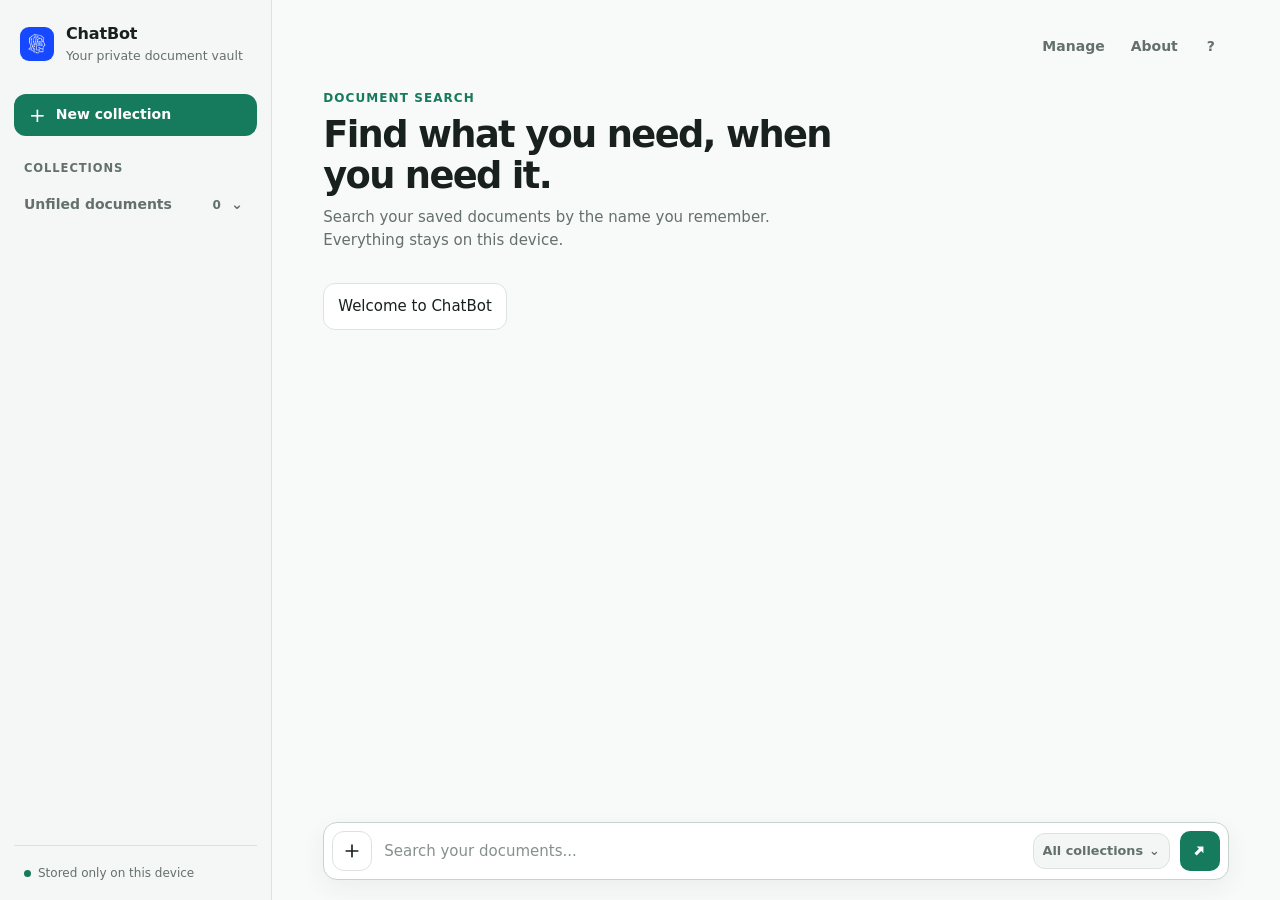
<file: index.html>
<!DOCTYPE html>
<html lang="en">
<head>
<meta charset="UTF-8">
<meta name="viewport" content="width=device-width, initial-scale=1.0">
<title>ChatBot — Private document vault</title>
<link rel="stylesheet" href="styles.css">
<link rel="icon" href="icons/favicon.ico" type="image/ico">
<link rel="manifest" href="manifest.json" />
<script src="js/pdf.min.js"></script>
<script>
  pdfjsLib.GlobalWorkerOptions.workerSrc = "js/pdf.worker.min.js";
</script>

</head>
<body>
<div class="app-shell">
  <aside class="collection-sidebar" id="collectionSidebar" aria-label="Document collections">
    <div class="sidebar-header">
      <div class="brand"><img class="brand-logo" src="icons/Bot.png" alt="ChatBot logo"><div class="brand-copy"><h1>ChatBot</h1><p>Your private document vault</p></div></div>
      <button id="closeSidebarBtn" class="sidebar-close" type="button" aria-label="Close collections">×</button>
    </div>
    <button id="newCollectionBtn" class="new-collection-btn" type="button"><span aria-hidden="true">+</span> New collection</button>
    <div class="sidebar-label">Collections</div>
    <div class="collection-list" id="collectionList"></div>
    <div class="sidebar-footer"><span class="privacy-dot" aria-hidden="true"></span> Stored only on this device</div>
  </aside>
  <main class="vault-container">
  <header class="app-header">
    <div class="header-start"><button id="sidebarToggle" class="sidebar-toggle" type="button" aria-label="Open collections"><span></span><span></span><span></span></button><div class="mobile-brand">ChatBot</div></div>
    <nav class="vault-toolbar" aria-label="Application actions">
      <button id="editDocsBtn" type="button" title="Manage your documents">Manage</button>
      <button id="aboutBtn" type="button">About</button>
      <button id="helpBtn" type="button" aria-label="Open user guide" title="User guide">?</button>
    </nav>
  </header>
  <section class="search-intro" aria-labelledby="search-heading">
    <p class="eyebrow">Document search</p>
    <h2 id="search-heading">Find what you need, when you need it.</h2>
    <p>Search your saved documents by the name you remember. Everything stays on this device.</p>
  </section>
  <div class="chatbox" id="chatbox">
    <div class="typing-indicator" id="typingIndicator">
      <span></span><span></span><span></span>
    </div>
  </div>
  <div class="composer-wrap"><div class="input-area" role="search">
    <button id="addDocBtn" type="button" title="Add a document" aria-label="Add a document">
      <svg xmlns="http://www.w3.org/2000/svg" viewBox="0 0 24 24" width="22" height="22">
        <path d="M12 5v14m-7-7h14" stroke="#ffffff" stroke-width="2" stroke-linecap="round" stroke-linejoin="round"/>
      </svg>
    </button>
    <input type="text" id="userInput" aria-label="Search your documents" placeholder="Search your documents..." autocomplete="off">
    <div class="collection-filter"><button id="collectionFilterBtn" class="filter-btn" type="button" aria-haspopup="dialog" aria-expanded="false"><span id="filterLabel">All collections</span><span aria-hidden="true">⌄</span></button><div id="collectionFilterMenu" class="filter-menu" hidden></div></div>
    <button id="sendBtn" type="button" title="Search" aria-label="Search">
      <svg xmlns="http://www.w3.org/2000/svg" viewBox="0 0 24 24">
        <path d="M12 5L6 11H10V19H14V11H18L12 5Z" fill="#141414"/>
      </svg>
    </button>
  </div>
  </div></div>
  <input type="file" id="importFile" accept="application/json" style="display:none;">
  </main>
</div>

<!-- ADD DOCUMENT POPUP -->
<div class="popup" id="popup">
  <div class="popup-content">
    <h2 id="popupTitle">Add Document</h2>
    <input type="text" id="docName" placeholder="Document Name">
    <input type="text" id="docValue" placeholder="Document Number / Value">
    <label for="docCollection">Collection</label>
    <select id="docCollection" aria-label="Document collection"></select>
    <label for="docFile">Attach File (optional):</label>
    <input type="file" id="docFile" accept=".pdf,.png,.jpg,.jpeg,.gif,.txt,.doc,.docx,.zip" />
    <label id="removeFileOption" class="remove-file-option" hidden><input type="checkbox" id="removeExistingFile"> Remove attached file</label>
    <textarea id="docInfo" placeholder="Additional Information (optional)"></textarea>
    <div class="popup-actions">
      <button id="saveDocBtn" type="button">Save</button>
      <button id="cancelBtn" type="button">Cancel</button>
    </div>
  </div>
</div>

<div class="popup" id="collectionPopup">
  <div class="popup-content collection-popup-content">
    <h2>Create collection</h2>
    <p class="modal-description">Keep related documents together, such as personal records or family documents.</p>
    <label for="collectionName">Collection name</label>
    <input id="collectionName" type="text" maxlength="50" placeholder="e.g. Father's documents" autocomplete="off">
    <div class="popup-actions"><button id="saveCollectionBtn" type="button">Create collection</button><button id="cancelCollectionBtn" type="button">Cancel</button></div>
  </div>
</div>

<!-- EDIT DOCUMENT POPUP -->
<div class="popup" id="editPopup">
  <div class="popup-content" style="max-height: 420px; overflow-y: auto;">
    <h2>Edit Documents</h2>
    <div id="editDocsList" class="edit-doc-list"></div>
  </div>
  <div class="edit-actions">
    <button id="exportBtn">Export</button>
    <button id="importBtn">Import</button>
    <button id="clearBtn">Delete all</button>
    <button id="closeEditPopup">Close</button>
  </div>
</div>

<!-- ABOUT POPUP -->
<div id="aboutPopup" class="about-popup">
  <div class="about-box">
    <button id="closeAbout" class="about-close-btn">✕</button>
    <h2 class="about-title">ChatBot</h2>

    <img src="icons/192.png" class="about-logo">

    <p class="about-desc">A secure offline chatbot vault that stores your personal documents, notes, and files locally, no internet or servers required. <b>made to keep your data truly <i>yours</i>.</b></p>

    <div class="about-links-row">
      <a href="https://github.com/WorkofAditya/ChatBot" target="_blank">GitHub</a>
      <a href="https://codepen.io/WorkofAditya/pen/azNBRWr" target="_blank">CodePen</a>
      <a href="#" id="openChangelogBtn">Changelog</a>
    </div>

    <p class="about-dev">Developed by <b>Adityasinh Sodha</b></p>
        <p class="about-version">Version: <b>v2.0.1</b><br><tr>
        App version: <b id="appVersion">Loading...</b></tr>
        </p>
  </div>
</div>

<div id="changelogPopup" class="about-popup">
  <div class="about-box changelog-box-inner">
    <h2 class="about-title">Changelog</h2>
    <div id="changelogBody"></div>
    <div class="popup-actions">
      <button id="refreshChangelogBtn">Refresh</button>
      <button id="closeChangelogBtn">Close</button>
    </div>
  </div>
</div>

<div id="imgModal">
  <img id="imgModalContent">
</div>

<div id="pdfModal">
  <iframe id="pdfModalViewer"></iframe>
</div>

<div id="importLoader" style="display:none;">
  <div id="importBar"></div>
  <span id="importText">Importing 0%</span>
</div>

<div class="about-popup" id="helpPopup">
  <div class="about-box">
    <button class="about-close-btn" id="closeHelp">×</button>
    <h2 class="about-title">User Guide</h2>
    <div id="helpBody" class="changelog-box-inner"></div>
  </div>
</div>

<!-- UPDATE POPUP -->
<div id="updatePopup" class="popup">
  <div class="popup-content">
    <h2>Update Available</h2>
    <p>A new version of ChatBot is ready. Install the update to get new features and improvements.</p>
    <div class="popup-actions">
      <button id="refreshAppBtn">Update Now</button>
      <button id="dismissUpdateBtn">Later</button>
    </div>
  </div>
</div>

<script src="js/app.js"></script>
</body>
</html>
</file>
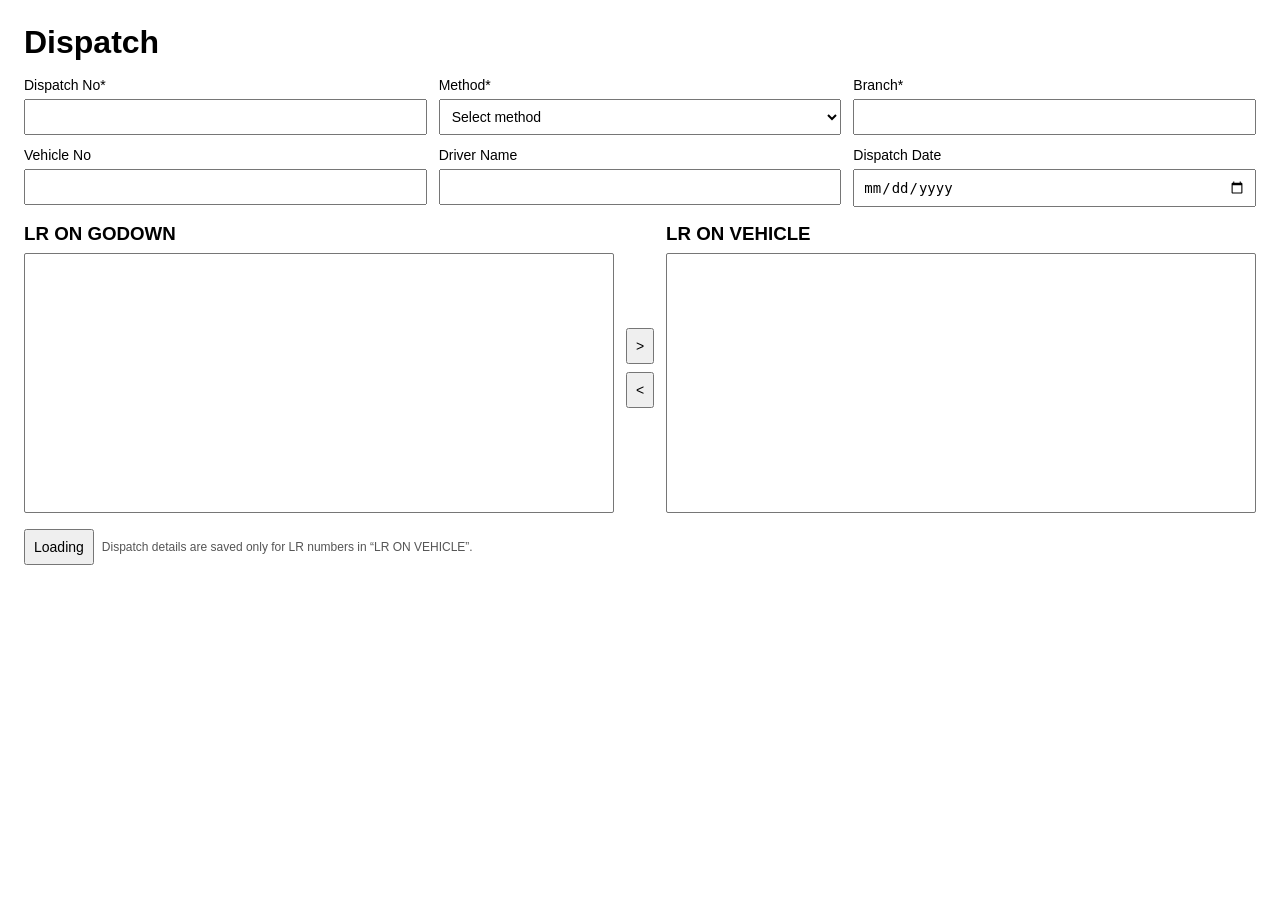
<file: Dispatch.html>
<!doctype html>
<html lang="en">
<head>
  <meta charset="UTF-8" />
  <meta name="viewport" content="width=device-width, initial-scale=1.0" />
  <title>Dispatch</title>
  <style>
    body { font-family: Arial, sans-serif; margin: 24px; }
    h1 { margin-bottom: 16px; }
    .grid { display: grid; grid-template-columns: repeat(3, minmax(180px, 1fr)); gap: 12px; margin-bottom: 16px; }
    label { display: flex; flex-direction: column; font-size: 14px; gap: 6px; }
    input, select, button { padding: 8px; font-size: 14px; }
    .lists-wrap { display: grid; grid-template-columns: 1fr auto 1fr; gap: 12px; align-items: center; }
    .list-block { display: flex; flex-direction: column; gap: 8px; }
    .list-block h3 { margin: 0; }
    .list-box { min-height: 260px; }
    .actions { display: flex; flex-direction: column; gap: 8px; }
    .footer { margin-top: 16px; display: flex; gap: 8px; align-items: center; }
    .note { color: #555; font-size: 12px; }
  </style>
</head>
<body>
  <h1>Dispatch</h1>

  <form id="dispatchForm">
    <div class="grid">
      <label>
        Dispatch No*
        <input id="dispatchNo" name="dispatchNo" required />
      </label>
      <label>
        Method*
        <select id="dispatchMethod" name="dispatchMethod" required>
          <option value="">Select method</option>
          <option value="Road">Road</option>
          <option value="Rail">Rail</option>
          <option value="Air">Air</option>
        </select>
      </label>
      <label>
        Branch*
        <input id="branch" name="branch" required />
      </label>
      <label>
        Vehicle No
        <input id="vehicleNo" name="vehicleNo" />
      </label>
      <label>
        Driver Name
        <input id="driverName" name="driverName" />
      </label>
      <label>
        Dispatch Date
        <input type="date" id="dispatchDate" name="dispatchDate" />
      </label>
    </div>

    <div class="lists-wrap">
      <div class="list-block">
        <h3>LR ON GODOWN</h3>
        <select id="lrOnGodown" class="list-box" multiple></select>
      </div>

      <div class="actions">
        <button type="button" id="moveToVehicle" aria-label="Move selected to vehicle">&gt;</button>
        <button type="button" id="moveToGodown" aria-label="Move selected to godown">&lt;</button>
      </div>

      <div class="list-block">
        <h3>LR ON VEHICLE</h3>
        <select id="lrOnVehicle" class="list-box" multiple></select>
      </div>
    </div>

    <div class="footer">
      <button type="submit" id="loadingBtn">Loading</button>
      <span class="note">Dispatch details are saved only for LR numbers in “LR ON VEHICLE”.</span>
    </div>
  </form>

  <script src="Dispatch.js"></script>
</body>
</html>
</file>
<file: styles.css>
:root {
  --canvas: #f8faf9;
  --surface: #ffffff;
  --surface-muted: #f3f6f4;
  --text: #18211e;
  --text-muted: #64706b;
  --line: #dce3df;
  --line-strong: #c8d3cd;
  --accent: #167a5c;
  --accent-hover: #106249;
  --accent-soft: #e7f3ee;
  --danger: #b42318;
  --radius: 12px;
  --shadow: 0 18px 45px rgba(29, 48, 39, .09);
}

* { box-sizing: border-box; }

body {
  min-width: 320px;
  min-height: 100vh;
  margin: 0;
  background: var(--canvas);
  color: var(--text);
  font-family: Inter, ui-sans-serif, system-ui, -apple-system, BlinkMacSystemFont, "Segoe UI", sans-serif;
  font-size: 15px;
  line-height: 1.5;
  overflow: hidden;
}

button, input, textarea { font: inherit; }
button { cursor: pointer; }
button, a, input, textarea { -webkit-tap-highlight-color: transparent; }

.vault-container {
  min-width: 0;
  height: 100vh;
  padding: 28px clamp(20px, 4vw, 56px) 20px;
  display: grid;
  grid-template-rows: auto auto minmax(0, 1fr) auto;
  gap: 24px;
}
.vault-container.intro-dismissed { grid-template-rows: auto minmax(0, 1fr) auto; }

.app-shell { display: grid; grid-template-columns: 272px minmax(0, 1fr); height: 100vh; }
.collection-sidebar { display: flex; flex-direction: column; min-height: 0; padding: 22px 14px 16px; border-right: 1px solid var(--line); background: #f4f7f5; }
.sidebar-header { display: flex; align-items: center; justify-content: space-between; margin-bottom: 28px; padding: 0 6px; }.brand-logo { width: 34px; height: 34px; border-radius: 9px; object-fit: cover; }.sidebar-close, .sidebar-toggle, .mobile-brand { display: none; }
.new-collection-btn { display: flex; align-items: center; justify-content: flex-start; gap: 10px; width: 100%; min-height: 42px; margin-bottom: 24px; background: var(--accent); }.new-collection-btn span { font-size: 1.25rem; font-weight: 400; line-height: 0; }.sidebar-label { padding: 0 10px 8px; color: var(--text-muted); font-size: .72rem; font-weight: 750; letter-spacing: .08em; text-transform: uppercase; }
.collection-list { overflow-y: auto; display: flex; flex-direction: column; gap: 3px; }.collection-item { display: grid; grid-template-columns: minmax(0, 1fr) auto; align-items: center; gap: 4px; border-radius: 9px; }.collection-select { overflow: hidden; display: flex; align-items: center; gap: 10px; min-width: 0; min-height: 40px; padding: 8px 10px; border: 0; border-radius: 9px; background: transparent; color: var(--text-muted); text-align: left; font-weight: 550; }.collection-select:hover, .collection-item.is-selected .collection-select { background: var(--surface); color: var(--text); }.collection-item.is-selected .collection-select { color: var(--accent-hover); box-shadow: 0 1px 2px rgba(29,48,39,.05); }.collection-name { overflow: hidden; flex: 1; text-overflow: ellipsis; white-space: nowrap; }.collection-count { color: var(--text-muted); font-size: .75rem; }.collection-chevron { color: var(--text-muted); font-size: .9rem; transition: transform .2s ease; }.collection-item.is-expanded .collection-chevron { transform: rotate(180deg); }.collection-delete { display: grid; width: 30px; height: 30px; min-height: 30px; place-items: center; padding: 0; border: 0; border-radius: 7px; background: transparent; color: #88918d; opacity: 0; }.collection-item:hover .collection-delete, .collection-delete:focus-visible { opacity: 1; }.collection-delete:hover { background: #fcefed; color: var(--danger); }.collection-documents { grid-column: 1 / -1; display: flex; flex-direction: column; gap: 2px; margin: -1px 0 7px 10px; padding-left: 9px; border-left: 1px solid var(--line-strong); }.collection-document-row { position: relative; display: flex; align-items: center; gap: 2px; }.collection-document { display: flex; align-items: center; gap: 8px; flex: 1; min-width: 0; min-height: 35px; padding: 5px 7px; overflow: hidden; border: 0; border-radius: 7px; background: transparent; color: var(--text-muted); font-size: .8rem; font-weight: 550; text-align: left; }.collection-document:hover { background: var(--surface); color: var(--text); }.collection-document img, .document-placeholder { flex: 0 0 23px; width: 23px; height: 23px; border-radius: 5px; object-fit: cover; background: var(--accent-soft); color: var(--accent-hover); text-align: center; line-height: 23px; }.collection-document span:last-child { overflow: hidden; text-overflow: ellipsis; white-space: nowrap; }.document-menu-toggle { width: 28px; height: 28px; min-height: 28px; padding: 0; border: 0; border-radius: 6px; background: transparent; color: var(--text-muted); font-size: 1.1rem; line-height: 1; }.document-menu-toggle:hover { background: var(--surface); color: var(--text); }.document-menu { position: absolute; z-index: 5; top: 31px; right: 0; display: grid; min-width: 104px; padding: 4px; border: 1px solid var(--line); border-radius: 8px; background: var(--surface); box-shadow: 0 8px 20px rgba(29,48,39,.14); }.document-menu button { min-height: 31px; padding: 5px 8px; border: 0; border-radius: 5px; background: transparent; color: var(--text); font-size: .78rem; text-align: left; }.document-menu button:hover { background: var(--surface-muted); }.document-menu button:last-child { color: var(--danger); }.collection-empty { margin: 5px 7px; color: var(--text-muted); font-size: .76rem; }.sidebar-footer { display: flex; align-items: center; gap: 7px; margin-top: auto; padding: 18px 10px 2px; border-top: 1px solid var(--line); color: var(--text-muted); font-size: .75rem; }.privacy-dot { width: 7px; height: 7px; border-radius: 50%; background: var(--accent); }

.app-header { display: flex; align-items: center; justify-content: space-between; gap: 24px; }
.header-start { display: flex; align-items: center; }
.brand { display: flex; align-items: center; gap: 12px; min-width: 0; }
.brand-mark { display: grid; width: 40px; height: 40px; place-items: center; border-radius: var(--radius); background: var(--accent); color: #fff; box-shadow: 0 5px 12px rgba(22, 122, 92, .2); }
.brand-mark svg { width: 21px; height: 21px; }
.brand-copy h1 { margin: 0; font-size: 1rem; font-weight: 700; letter-spacing: -.01em; }
.brand-copy p { margin: 1px 0 0; color: var(--text-muted); font-size: .78rem; }

.vault-toolbar { display: flex; align-items: center; gap: 4px; }
button {
  min-height: 40px;
  border: 1px solid transparent;
  border-radius: var(--radius);
  padding: 9px 14px;
  background: var(--accent);
  color: #fff;
  font-size: .875rem;
  font-weight: 650;
  transition: background-color .2s ease, border-color .2s ease, color .2s ease, transform .2s ease, box-shadow .2s ease;
}
button:hover { background: var(--accent-hover); }
button:active { transform: translateY(1px); }
button:focus-visible, a:focus-visible, input:focus-visible, textarea:focus-visible { outline: 3px solid rgba(22, 122, 92, .28); outline-offset: 2px; }
.vault-toolbar button, #helpBtn, .about-close-btn { min-height: 36px; background: transparent; color: var(--text-muted); border-color: transparent; padding: 7px 10px; }
.vault-toolbar button:hover, #helpBtn:hover, .about-close-btn:hover { background: var(--surface-muted); color: var(--text); }
#helpBtn { width: 36px; padding: 0; border-radius: 50%; font-weight: 700; }

.search-intro { max-width: 580px; align-self: end; transition: opacity .2s ease, transform .2s ease; }.search-intro.is-dismissed { display: none; }
.eyebrow { margin: 0 0 7px; color: var(--accent); font-size: .75rem; font-weight: 750; letter-spacing: .09em; text-transform: uppercase; }
.search-intro h2 { margin: 0; font-size: clamp(1.65rem, 3.5vw, 2.3rem); font-weight: 700; letter-spacing: -.045em; line-height: 1.12; }
.search-intro p:last-child { max-width: 490px; margin: 10px 0 0; color: var(--text-muted); }

.chatbox { min-height: 0; padding: 8px 0; overflow-y: auto; display: flex; flex-direction: column; gap: 12px; scrollbar-color: var(--line-strong) transparent; }
.chatbox::-webkit-scrollbar, .about-box::-webkit-scrollbar, #changelogBody::-webkit-scrollbar { width: 6px; }
.chatbox::-webkit-scrollbar-thumb, .about-box::-webkit-scrollbar-thumb, #changelogBody::-webkit-scrollbar-thumb { background: var(--line-strong); border-radius: 8px; }
.user-message, .bot-message { max-width: min(85%, 580px); padding: 11px 14px; border: 1px solid var(--line); border-radius: var(--radius); animation: message-in .2s ease-out; word-break: break-word; }
.bot-message { align-self: flex-start; background: var(--surface); color: var(--text); }
.user-message { align-self: flex-end; border-color: var(--accent); background: var(--accent); color: #fff; }
@keyframes message-in { from { opacity: 0; transform: translateY(4px); } to { opacity: 1; transform: translateY(0); } }
.typing { display: flex; align-items: center; gap: 4px; width: max-content; padding: 12px 14px; border: 1px solid var(--line); border-radius: var(--radius); background: var(--surface); }
.typing span { width: 6px; height: 6px; border-radius: 50%; background: var(--accent); animation: blink 1.2s infinite ease-in-out; }
.typing span:nth-child(2) { animation-delay: .15s; }.typing span:nth-child(3) { animation-delay: .3s; }
@keyframes blink { 0%,80%,100% { opacity: .25; transform: scale(.8); } 40% { opacity: 1; transform: scale(1); } }
.typing-indicator { display: none; }

.composer-wrap { position: sticky; bottom: 0; padding-top: 4px; background: var(--canvas); }.input-area { display: grid; grid-template-columns: auto minmax(0, 1fr) auto auto; align-items: center; gap: 10px; padding: 8px; border: 1px solid var(--line-strong); border-radius: calc(var(--radius) + 2px); background: var(--surface); box-shadow: 0 8px 24px rgba(29, 48, 39, .06); }
.input-area:focus-within { border-color: var(--accent); box-shadow: 0 0 0 3px rgba(22, 122, 92, .13); }
#userInput { width: 100%; min-width: 0; border: 0; outline: 0; background: transparent; color: var(--text); padding: 9px 2px; }
#userInput::placeholder { color: #85918c; }
#addDocBtn { display: grid; width: 40px; height: 40px; min-height: 40px; place-items: center; padding: 0; border-color: var(--line); background: var(--surface); }
#addDocBtn svg { width: 20px; height: 20px; } #addDocBtn svg path { stroke: var(--text); }
#addDocBtn:hover { background: var(--accent-soft); border-color: #b8d8ca; }
#sendBtn { display: grid; width: 40px; height: 40px; min-height: 40px; place-items: center; padding: 0; border-radius: 10px; }
#sendBtn svg { width: 19px; height: 19px; transform: rotate(45deg); } #sendBtn svg path { fill: #fff; }
.collection-filter { position: relative; }.filter-btn { display: flex; align-items: center; gap: 6px; min-height: 36px; max-width: 180px; padding: 7px 9px; border-color: var(--line); background: var(--surface-muted); color: var(--text-muted); font-size: .8rem; }.filter-btn span:first-child { overflow: hidden; text-overflow: ellipsis; white-space: nowrap; }.filter-btn:hover { background: var(--accent-soft); color: var(--accent-hover); }.filter-menu { position: absolute; right: 0; bottom: calc(100% + 10px); z-index: 10; width: min(290px, calc(100vw - 32px)); padding: 8px; border: 1px solid var(--line); border-radius: var(--radius); background: var(--surface); box-shadow: var(--shadow); }.filter-option { display: flex; align-items: center; gap: 10px; padding: 9px; border-radius: 8px; color: var(--text); font-size: .86rem; cursor: pointer; }.filter-option:hover { background: var(--surface-muted); }.filter-option input { width: 16px; height: 16px; accent-color: var(--accent); }.filter-divider { height: 1px; margin: 5px 0; background: var(--line); }.filter-empty { padding: 9px; color: var(--text-muted); font-size: .85rem; }

.popup, .about-popup { position: fixed; inset: 0; z-index: 200; display: none; align-items: center; justify-content: center; padding: 20px; background: rgba(24, 33, 30, .42); backdrop-filter: blur(4px); }
.popup-content, .about-box { width: min(100%, 480px); max-height: calc(100vh - 40px); padding: 28px; overflow-y: auto; border: 1px solid var(--line); border-radius: var(--radius); background: var(--surface); box-shadow: var(--shadow); color: var(--text); }
.popup-content { display: flex; flex-direction: column; gap: 14px; }
.popup-content h2, .about-title { margin: 0; font-size: 1.2rem; letter-spacing: -.02em; }
.popup-content input, .popup-content textarea { width: 100%; border: 1px solid var(--line-strong); border-radius: 9px; outline: 0; padding: 10px 12px; background: var(--surface); color: var(--text); transition: border-color .2s ease, box-shadow .2s ease; }
.popup-content select { width: 100%; border: 1px solid var(--line-strong); border-radius: 9px; outline: 0; padding: 10px 12px; background: var(--surface); color: var(--text); }.modal-description { margin: -4px 0 0; color: var(--text-muted); font-size: .9rem; }
.popup-content textarea { min-height: 90px; resize: vertical; }.popup-content input:focus, .popup-content textarea:focus { border-color: var(--accent); box-shadow: 0 0 0 3px rgba(22, 122, 92, .12); }
.popup-content label { color: var(--text-muted); font-size: .875rem; font-weight: 600; }
.popup-content .remove-file-option { display: flex; align-items: center; gap: 8px; font-weight: 500; cursor: pointer; }.remove-file-option input { width: 16px; height: 16px; accent-color: var(--accent); }
.popup-actions { display: flex; flex-wrap: wrap; gap: 10px; margin-top: 6px; }.popup-actions button { flex: 1 1 110px; }
.popup-actions button:not(#saveDocBtn):not(#refreshAppBtn) { border-color: var(--line-strong); background: var(--surface); color: var(--text); }.popup-actions button:not(#saveDocBtn):not(#refreshAppBtn):hover { background: var(--surface-muted); }

#editPopup { flex-direction: column; }.edit-doc-list { display: flex; flex-direction: column; gap: 8px; }.edit-doc-item { display: flex; align-items: center; justify-content: space-between; gap: 12px; padding: 12px 0; border-bottom: 1px solid var(--line); }.edit-doc-item:last-child { border-bottom: 0; }.edit-doc-item span { display: flex; flex-direction: column; gap: 2px; }.edit-doc-item small { color: var(--text-muted); font-size: .76rem; }.edit-buttons, .edit-actions { display: flex; gap: 8px; }.edit-btn, .delete-btn { min-height: 34px; padding: 6px 10px; background: var(--surface-muted); color: var(--text); }.edit-btn:hover { background: var(--accent-soft); color: var(--accent-hover); }.delete-btn, #clearBtn { color: var(--danger); }.delete-btn:hover, #clearBtn:hover { background: #fef0ef; }.edit-actions { width: min(100%, 480px); flex-wrap: wrap; }.edit-actions button { flex: 1 1 90px; border-color: var(--line-strong); background: var(--surface); color: var(--text); }.edit-actions button:hover { background: var(--surface-muted); }

.about-box { position: relative; display: flex; flex-direction: column; gap: 16px; text-align: center; }.about-logo { width: 72px; height: 72px; margin: 0 auto; border-radius: var(--radius); }.about-desc, .about-version, .about-dev { margin: 0; color: var(--text-muted); }.about-links-row { display: flex; gap: 8px; }.about-links-row a { flex: 1; padding: 9px 8px; border: 1px solid var(--line); border-radius: 9px; color: var(--accent-hover); font-weight: 650; text-decoration: none; transition: background-color .2s ease, border-color .2s ease; }.about-links-row a:hover { border-color: #b8d8ca; background: var(--accent-soft); }.about-close-btn { position: absolute; top: 14px; right: 14px; }.changelog-box-inner { text-align: left; }.changelog-box-inner .about-title { text-align: center; } #changelogBody { max-height: 52vh; padding: 14px; overflow-y: auto; border: 1px solid var(--line); border-radius: 9px; background: var(--surface-muted); } #changelogBody h1, #changelogBody h2, #changelogBody h3 { color: var(--text); } #changelogBody a { color: var(--accent-hover); }

.toast { position: fixed; right: 20px; bottom: 20px; z-index: 9999; max-width: calc(100vw - 40px); padding: 11px 14px; border: 1px solid var(--line-strong); border-radius: var(--radius); background: var(--text); color: #fff; box-shadow: var(--shadow); opacity: 0; transform: translateY(8px); transition: opacity .2s ease, transform .2s ease; }.toast.show { opacity: 1; transform: translateY(0); }.toast.error { border-color: #e8a39c; }.toast.success { border-color: #8fc9af; }
.file-download-link { display: inline-flex; width: max-content; margin-top: 8px; padding: 7px 10px; border: 1px solid #b8d8ca; border-radius: 9px; background: var(--accent-soft); color: var(--accent-hover); font-size: .85rem; font-weight: 700; text-decoration: none; }.file-download-link:hover { background: #d8ecE3; }.chatbox img { max-width: 100%; border-radius: 9px; }
#imgModal, #pdfModal { position: fixed; inset: 0; z-index: 99999; display: none; align-items: center; justify-content: center; padding: 24px; background: rgba(24, 33, 30, .72); backdrop-filter: blur(4px); } #imgModalContent { max-width: 100%; max-height: 100%; border-radius: var(--radius); } #pdfModalViewer { width: min(100%, 1000px); height: min(100%, 800px); border: 0; border-radius: var(--radius); background: #fff; }
#importLoader { position: fixed; inset: auto 20px 20px auto; z-index: 1000; padding: 12px; border: 1px solid var(--line); border-radius: var(--radius); background: var(--surface); box-shadow: var(--shadow); } #importBar { height: 4px; border-radius: 99px; background: var(--accent); }

@media (max-width: 620px) { .vault-container { padding: 20px 16px 16px; gap: 20px; }.app-header { align-items: flex-start; }.vault-toolbar { gap: 0; }.vault-toolbar button { padding-inline: 8px; }.brand-copy p { display: none; }.chatbox { min-height: 160px; }.search-intro h2 { font-size: 1.65rem; }.popup, .about-popup { padding: 12px; }.popup-content, .about-box { padding: 22px; }.about-links-row { flex-direction: column; } }
@media (max-width: 390px) { #aboutBtn { display: none; }.vault-container { padding-inline: 12px; }.user-message, .bot-message { max-width: 92%; } }

@media (max-width: 760px) {
  .app-shell { display: block; }.collection-sidebar { position: fixed; inset: 0 auto 0 0; z-index: 110; width: min(300px, 86vw); box-shadow: 20px 0 40px rgba(29,48,39,.14); transform: translateX(-105%); transition: transform .2s ease; }.collection-sidebar.is-open { transform: translateX(0); }.collection-sidebar::after { content: ""; position: fixed; inset: 0; z-index: -1; width: 100vw; background: rgba(24,33,30,.35); opacity: 0; pointer-events: none; transition: opacity .2s ease; }.collection-sidebar.is-open::after { opacity: 1; pointer-events: auto; }.sidebar-close { display: grid; width: 34px; height: 34px; min-height: 34px; place-items: center; padding: 0; border: 0; border-radius: 8px; background: transparent; color: var(--text-muted); font-size: 1.5rem; font-weight: 400; }.sidebar-toggle { display: grid; width: 38px; height: 38px; min-height: 38px; place-content: center; gap: 4px; padding: 0; border: 1px solid var(--line); border-radius: 9px; background: var(--surface); }.sidebar-toggle span { display: block; width: 16px; height: 1.5px; background: var(--text); }.mobile-brand { display: block; margin-left: 10px; font-size: .9rem; font-weight: 700; }.vault-container { height: 100dvh; }.app-header { align-items: center; }.search-intro { align-self: start; }.collection-filter { order: 4; grid-column: 1 / -1; }.filter-btn { max-width: none; width: 100%; justify-content: space-between; }.input-area { grid-template-columns: auto minmax(0, 1fr) auto; }.composer-wrap { padding-top: 8px; }.vault-toolbar #aboutBtn { display: none; }
}
</file>
